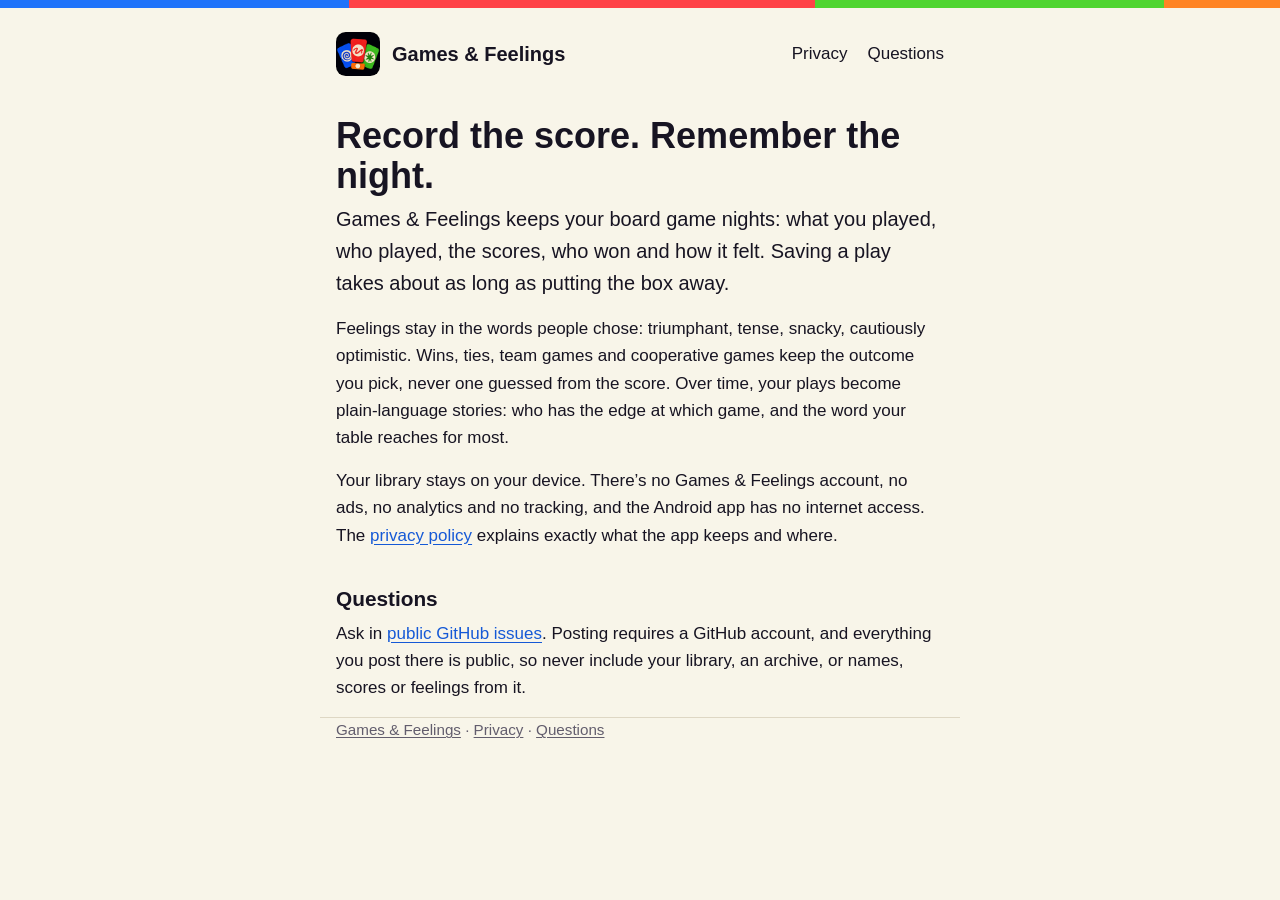
<file: index.html>
<!doctype html>
<html lang="en">
<head>
<meta charset="utf-8">
<meta name="viewport" content="width=device-width, initial-scale=1">
<meta name="color-scheme" content="light dark">
<title>Games &amp; Feelings</title>
<meta name="description" content="Games &amp; Feelings records the score and remembers the night: board game plays, results and the feelings that came with them.">
<link rel="canonical" href="https://danbretl.github.io/games-and-feelings-support/">
<link rel="icon" type="image/png" href="assets/icon.png">
<link rel="stylesheet" href="assets/site.css">
</head>
<body>
<a class="skip-link" href="#main">Skip to content</a>
<div class="bands" aria-hidden="true"><span></span><span></span><span></span><span></span></div>
<header class="site-header wrap"><a class="brand" href="./" aria-current="page"><img src="assets/icon.png" width="44" height="44" alt=""><span>Games &amp; Feelings</span></a><nav aria-label="Main"><a href="privacy/">Privacy</a><a href="https://github.com/danbretl/games-and-feelings-support/issues">Questions</a></nav></header>
<main id="main" class="wrap" tabindex="-1">
<h1>Record the score. Remember the night.</h1>
<p class="lede">Games &amp; Feelings keeps your board game nights: what you played, who played, the scores, who won and how it felt. Saving a play takes about as long as putting the box away.</p>
<p>Feelings stay in the words people chose: triumphant, tense, snacky, cautiously optimistic. Wins, ties, team games and cooperative games keep the outcome you pick, never one guessed from the score. Over time, your plays become plain-language stories: who has the edge at which game, and the word your table reaches for most.</p>
<p>Your library stays on your device. There’s no Games &amp; Feelings account, no ads, no analytics and no tracking, and the Android app has no internet access. The <a href="privacy/">privacy policy</a> explains exactly what the app keeps and where.</p>
<h2 id="questions">Questions</h2>
<p>Ask in <a href="https://github.com/danbretl/games-and-feelings-support/issues">public GitHub issues</a>. Posting requires a GitHub account, and everything you post there is public, so never include your library, an archive, or names, scores or feelings from it.</p>
</main>
<footer class="wrap"><a href="./">Games &amp; Feelings</a> · <a href="privacy/">Privacy</a> · <a href="https://github.com/danbretl/games-and-feelings-support/issues">Questions</a></footer>
</body>
</html>
</file>
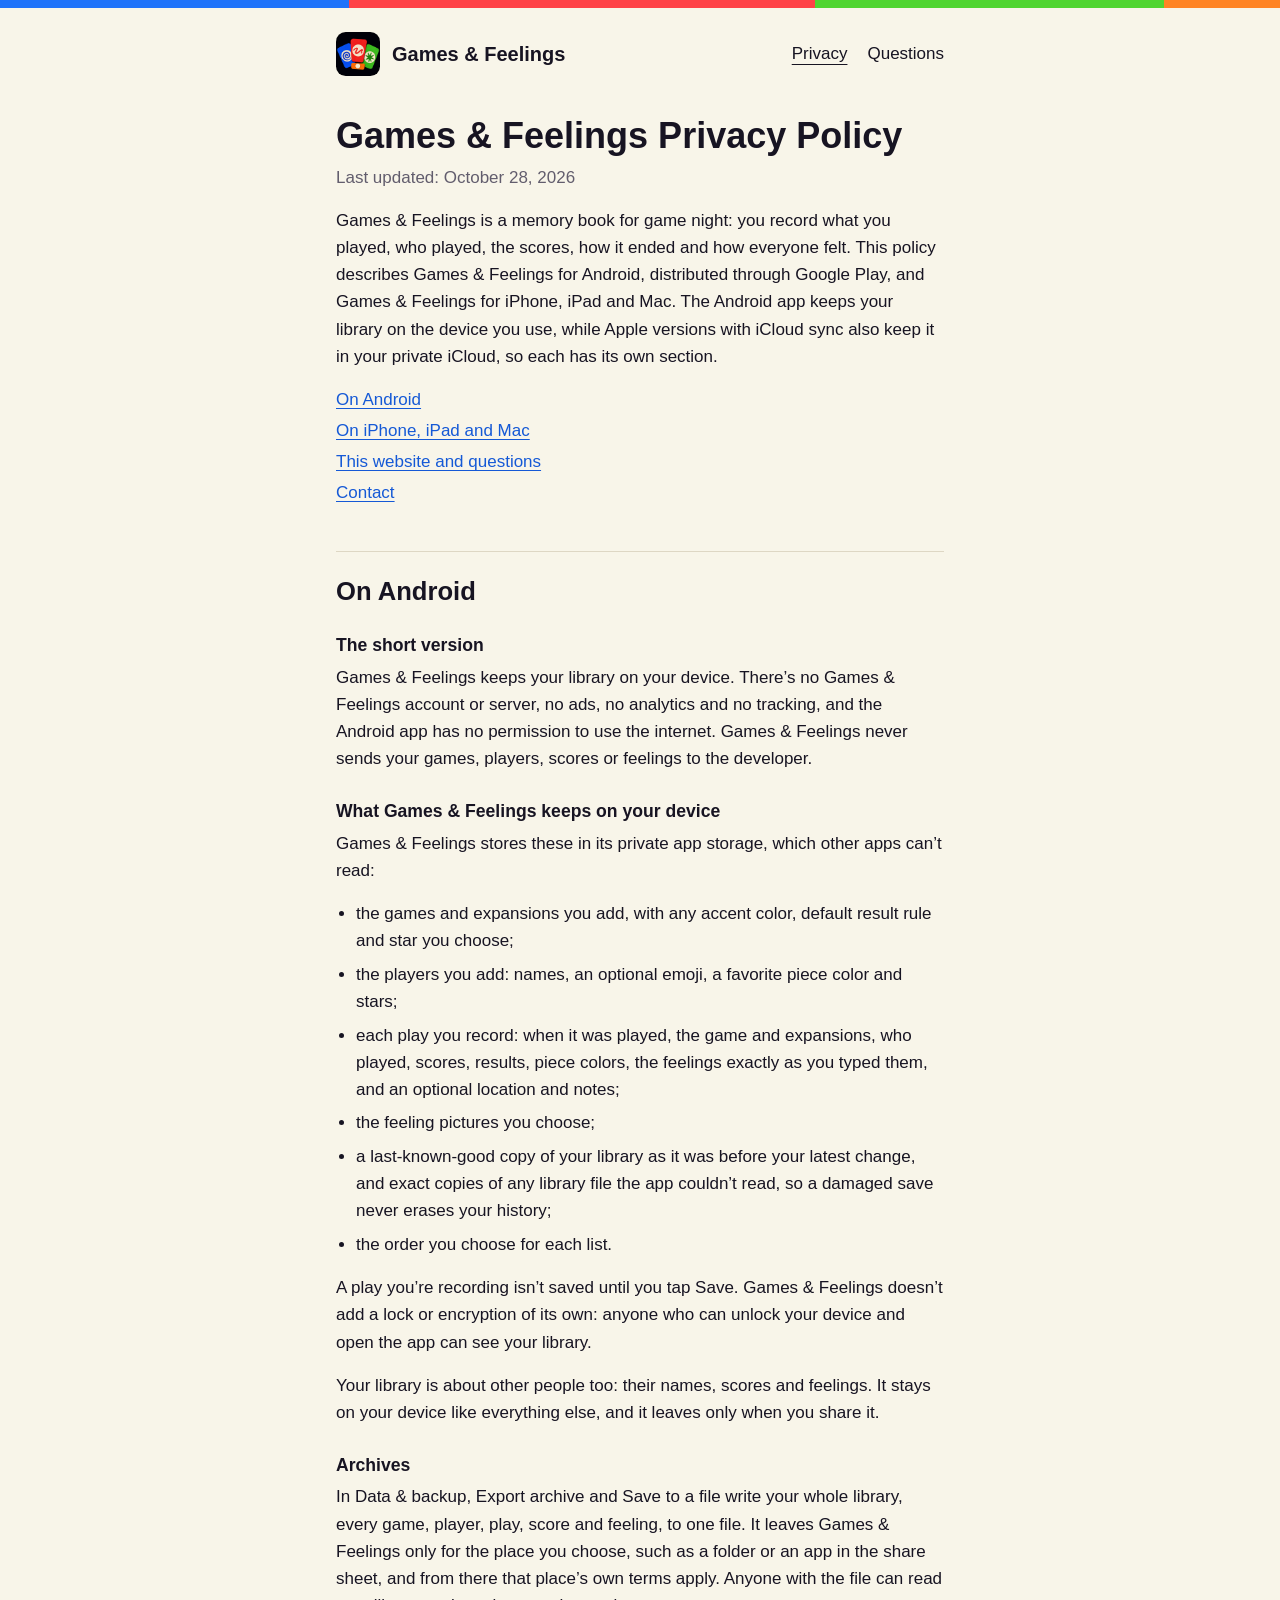
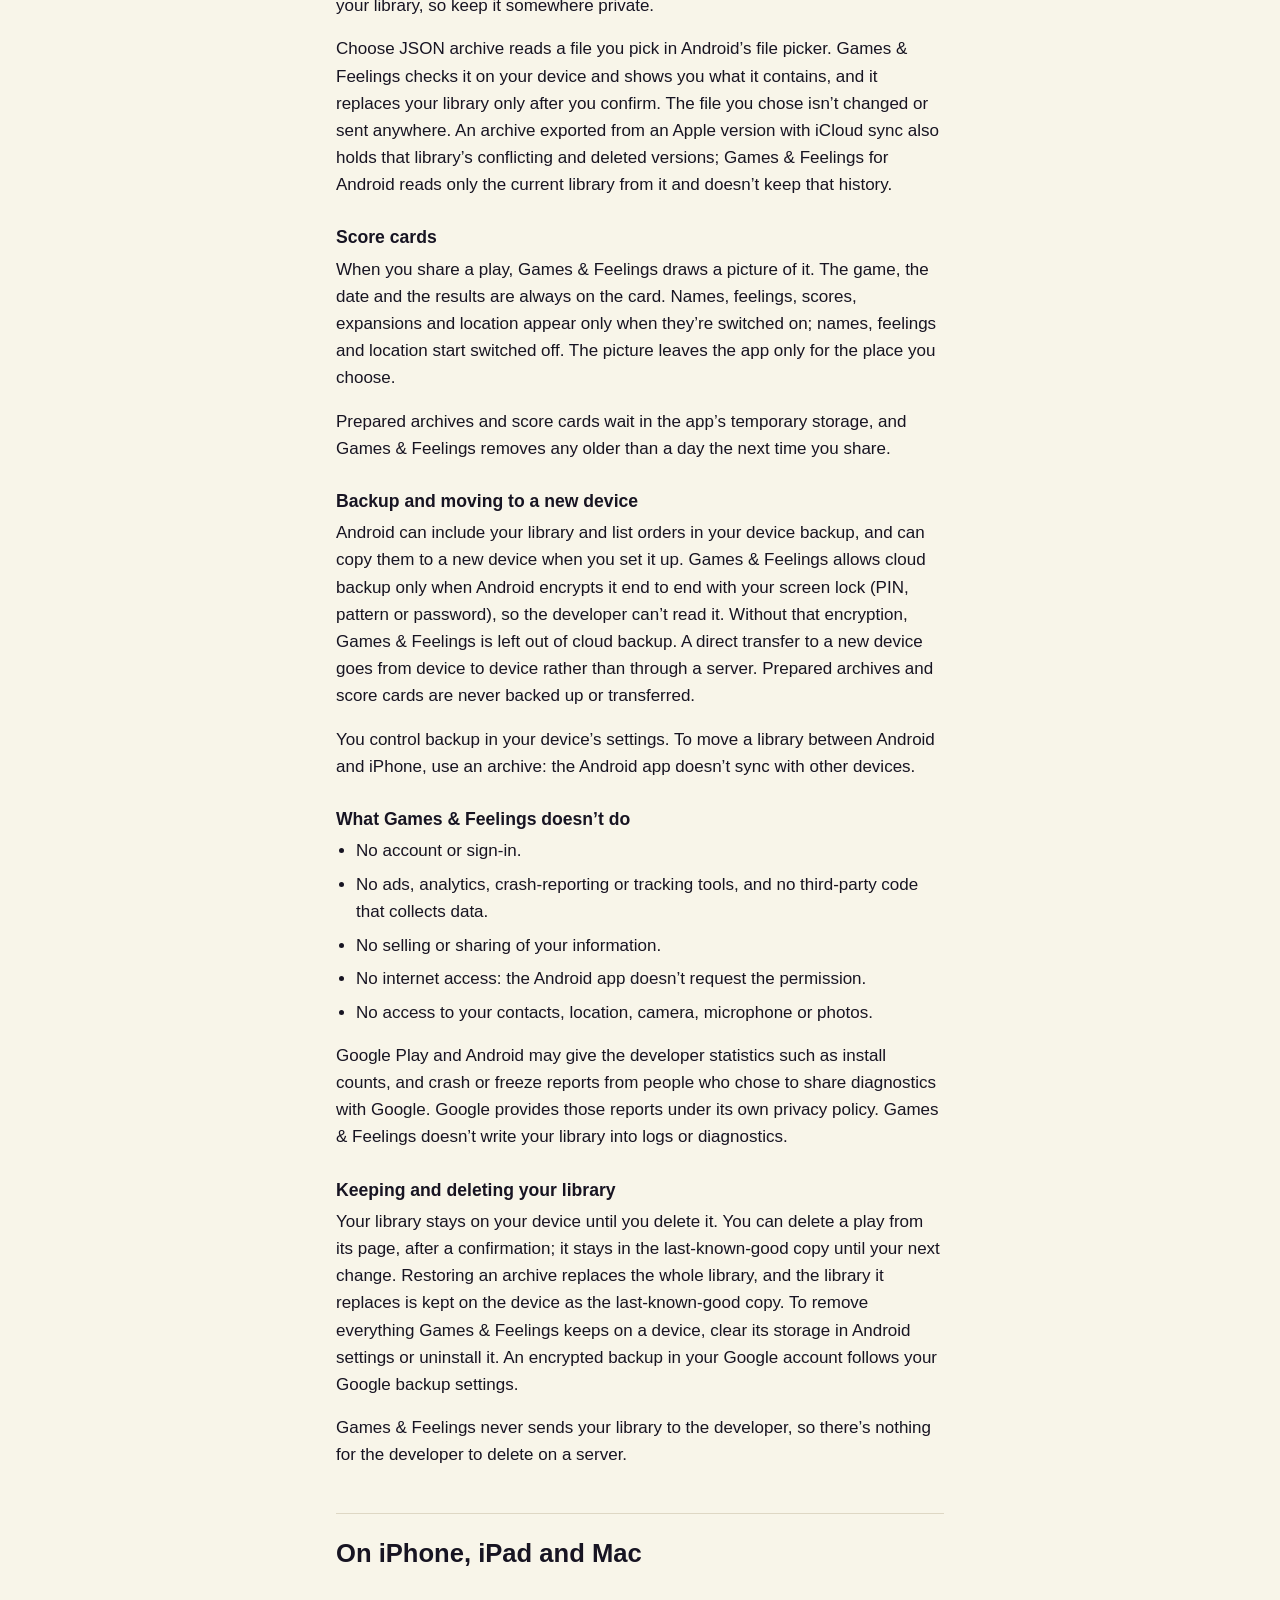
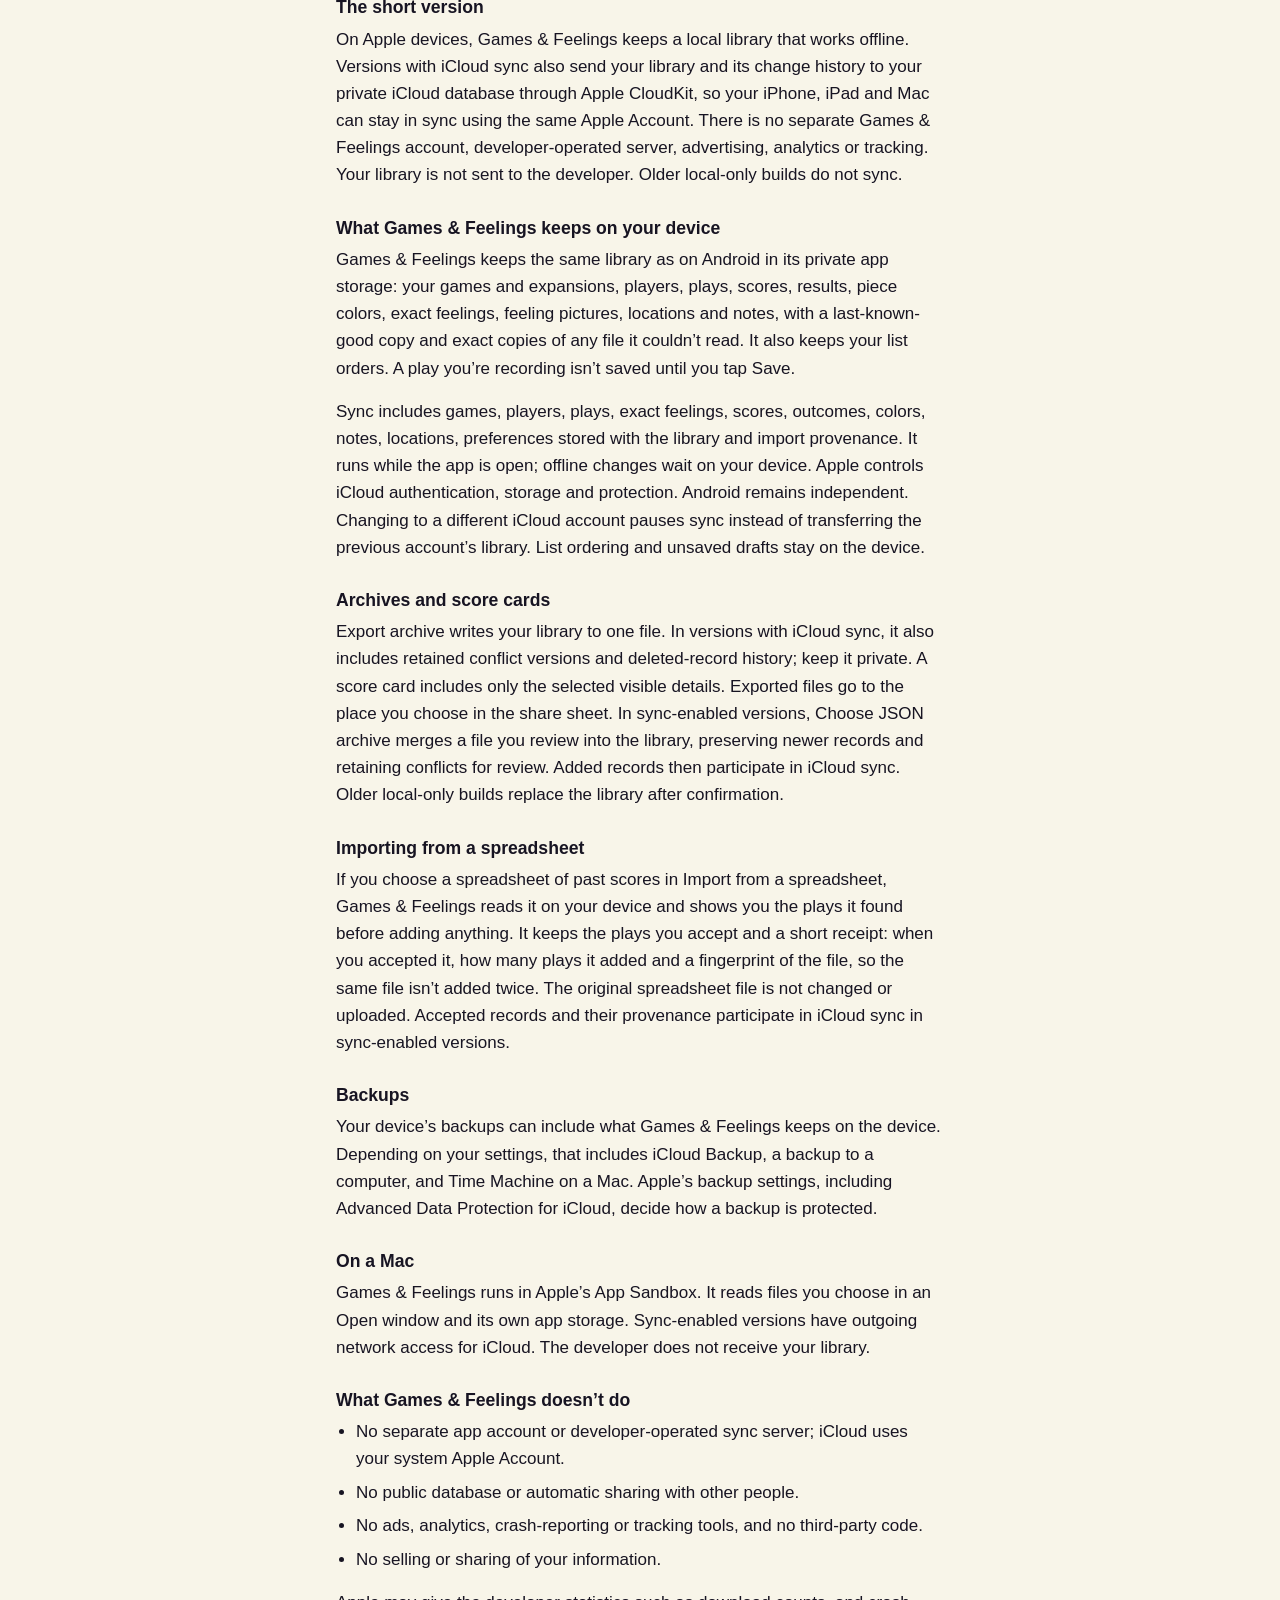
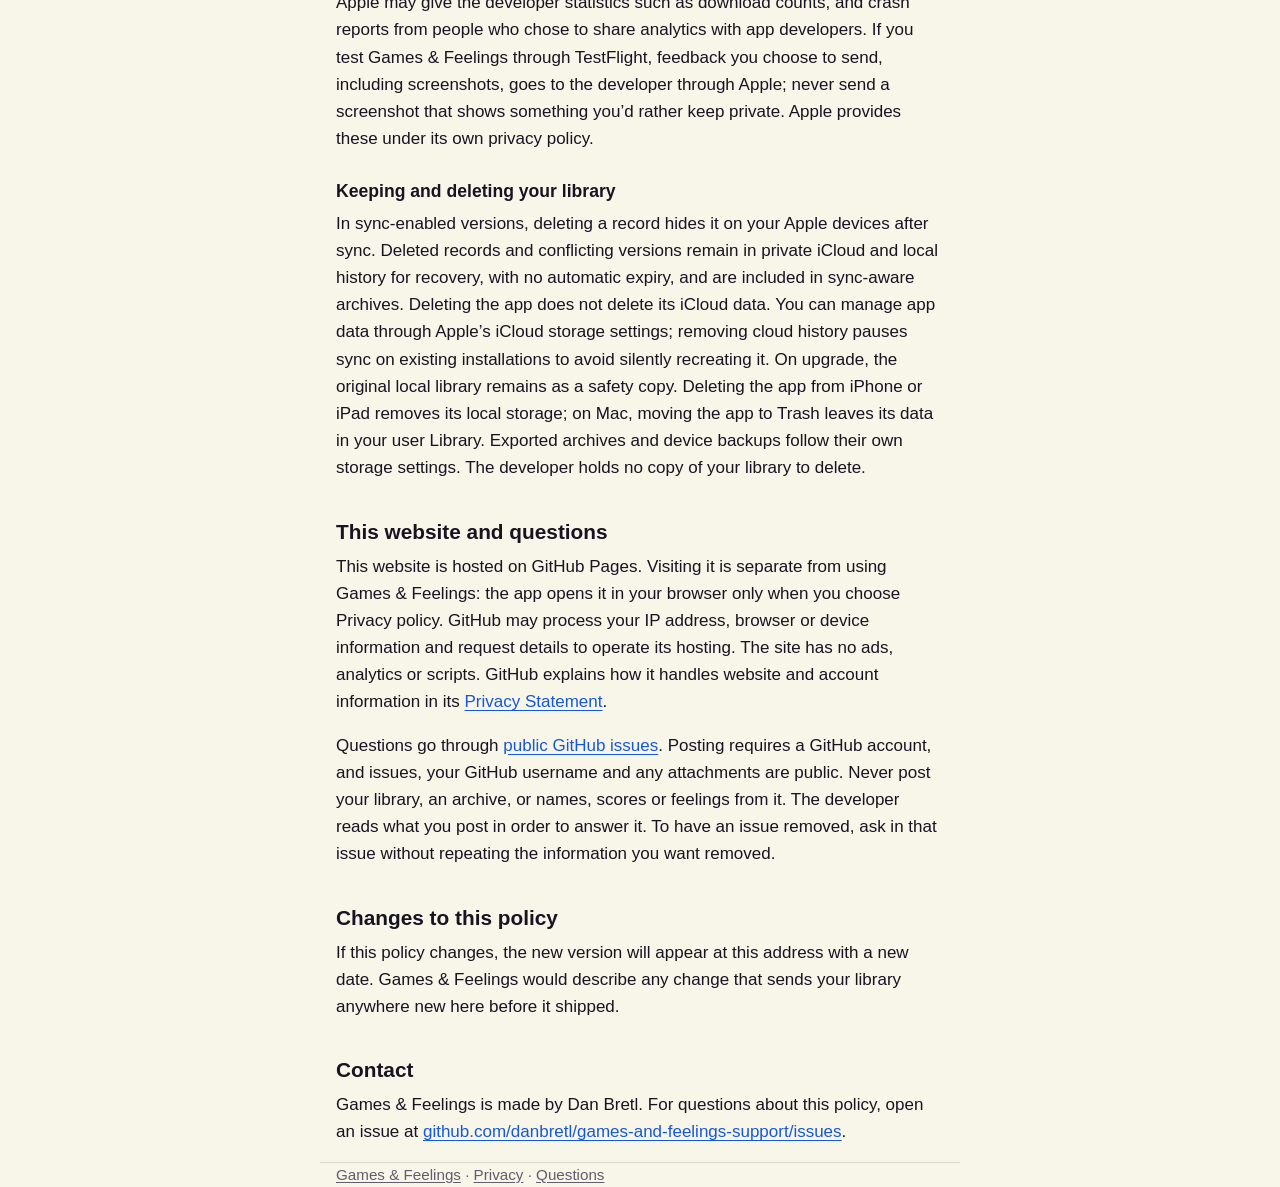
<file: privacy/index.html>
<!doctype html>
<html lang="en">
<head>
<meta charset="utf-8">
<meta name="viewport" content="width=device-width, initial-scale=1">
<meta name="color-scheme" content="light dark">
<title>Privacy Policy · Games &amp; Feelings</title>
<meta name="description" content="Games &amp; Feelings keeps your board game library on your device. No account, no ads, no analytics, and the Android app has no internet access.">
<link rel="canonical" href="https://danbretl.github.io/games-and-feelings-support/privacy/">
<link rel="icon" type="image/png" href="../assets/icon.png">
<link rel="stylesheet" href="../assets/site.css">
</head>
<body>
<a class="skip-link" href="#main">Skip to content</a>
<div class="bands" aria-hidden="true"><span></span><span></span><span></span><span></span></div>
<header class="site-header wrap"><a class="brand" href="../"><img src="../assets/icon.png" width="44" height="44" alt=""><span>Games &amp; Feelings</span></a><nav aria-label="Main"><a href="../privacy/" aria-current="page">Privacy</a><a href="https://github.com/danbretl/games-and-feelings-support/issues">Questions</a></nav></header>
<main id="main" class="wrap" tabindex="-1">
<h1>Games &amp; Feelings Privacy Policy</h1>
<p class="updated">Last updated: October 28, 2026</p>
<p>Games &amp; Feelings is a memory book for game night: you record what you played, who played, the scores, how it ended and how everyone felt. This policy describes Games &amp; Feelings for Android, distributed through Google Play, and Games &amp; Feelings for iPhone, iPad and Mac. The Android app keeps your library on the device you use, while Apple versions with iCloud sync also keep it in your private iCloud, so each has its own section.</p>
<nav class="page-index" aria-label="On this page">
<ul>
<li><a href="#android">On Android</a></li>
<li><a href="#apple">On iPhone, iPad and Mac</a></li>
<li><a href="#this-website-and-questions">This website and questions</a></li>
<li><a href="#contact">Contact</a></li>
</ul>
</nav>

<h2 id="android" class="platform">On Android</h2>

<h3 id="the-short-version">The short version</h3>
<p>Games &amp; Feelings keeps your library on your device. There’s no Games &amp; Feelings account or server, no ads, no analytics and no tracking, and the Android app has no permission to use the internet. Games &amp; Feelings never sends your games, players, scores or feelings to the developer.</p>

<h3 id="what-games-and-feelings-keeps-on-your-device">What Games &amp; Feelings keeps on your device</h3>
<p>Games &amp; Feelings stores these in its private app storage, which other apps can’t read:</p>
<ul>
<li>the games and expansions you add, with any accent color, default result rule and star you choose;</li>
<li>the players you add: names, an optional emoji, a favorite piece color and stars;</li>
<li>each play you record: when it was played, the game and expansions, who played, scores, results, piece colors, the feelings exactly as you typed them, and an optional location and notes;</li>
<li>the feeling pictures you choose;</li>
<li>a last-known-good copy of your library as it was before your latest change, and exact copies of any library file the app couldn’t read, so a damaged save never erases your history;</li>
<li>the order you choose for each list.</li>
</ul>
<p>A play you’re recording isn’t saved until you tap Save. Games &amp; Feelings doesn’t add a lock or encryption of its own: anyone who can unlock your device and open the app can see your library.</p>
<p>Your library is about other people too: their names, scores and feelings. It stays on your device like everything else, and it leaves only when you share it.</p>

<h3 id="archives">Archives</h3>
<p>In Data &amp; backup, Export archive and Save to a file write your whole library, every game, player, play, score and feeling, to one file. It leaves Games &amp; Feelings only for the place you choose, such as a folder or an app in the share sheet, and from there that place’s own terms apply. Anyone with the file can read your library, so keep it somewhere private.</p>
<p>Choose JSON archive reads a file you pick in Android’s file picker. Games &amp; Feelings checks it on your device and shows you what it contains, and it replaces your library only after you confirm. The file you chose isn’t changed or sent anywhere. An archive exported from an Apple version with iCloud sync also holds that library’s conflicting and deleted versions; Games &amp; Feelings for Android reads only the current library from it and doesn’t keep that history.</p>

<h3 id="score-cards">Score cards</h3>
<p>When you share a play, Games &amp; Feelings draws a picture of it. The game, the date and the results are always on the card. Names, feelings, scores, expansions and location appear only when they’re switched on; names, feelings and location start switched off. The picture leaves the app only for the place you choose.</p>
<p>Prepared archives and score cards wait in the app’s temporary storage, and Games &amp; Feelings removes any older than a day the next time you share.</p>

<h3 id="backup-and-moving-to-a-new-device">Backup and moving to a new device</h3>
<p>Android can include your library and list orders in your device backup, and can copy them to a new device when you set it up. Games &amp; Feelings allows cloud backup only when Android encrypts it end to end with your screen lock (PIN, pattern or password), so the developer can’t read it. Without that encryption, Games &amp; Feelings is left out of cloud backup. A direct transfer to a new device goes from device to device rather than through a server. Prepared archives and score cards are never backed up or transferred.</p>
<p>You control backup in your device’s settings. To move a library between Android and iPhone, use an archive: the Android app doesn’t sync with other devices.</p>

<h3 id="what-games-and-feelings-doesnt-do">What Games &amp; Feelings doesn’t do</h3>
<ul>
<li>No account or sign-in.</li>
<li>No ads, analytics, crash-reporting or tracking tools, and no third-party code that collects data.</li>
<li>No selling or sharing of your information.</li>
<li>No internet access: the Android app doesn’t request the permission.</li>
<li>No access to your contacts, location, camera, microphone or photos.</li>
</ul>
<p>Google Play and Android may give the developer statistics such as install counts, and crash or freeze reports from people who chose to share diagnostics with Google. Google provides those reports under its own privacy policy. Games &amp; Feelings doesn’t write your library into logs or diagnostics.</p>

<h3 id="keeping-and-deleting-your-library">Keeping and deleting your library</h3>
<p>Your library stays on your device until you delete it. You can delete a play from its page, after a confirmation; it stays in the last-known-good copy until your next change. Restoring an archive replaces the whole library, and the library it replaces is kept on the device as the last-known-good copy. To remove everything Games &amp; Feelings keeps on a device, clear its storage in Android settings or uninstall it. An encrypted backup in your Google account follows your Google backup settings.</p>
<p>Games &amp; Feelings never sends your library to the developer, so there’s nothing for the developer to delete on a server.</p>

<h2 id="apple" class="platform">On iPhone, iPad and Mac</h2>

<h3 id="apple-the-short-version">The short version</h3>
<p>On Apple devices, Games &amp; Feelings keeps a local library that works offline. Versions with iCloud sync also send your library and its change history to your private iCloud database through Apple CloudKit, so your iPhone, iPad and Mac can stay in sync using the same Apple Account. There is no separate Games &amp; Feelings account, developer-operated server, advertising, analytics or tracking. Your library is not sent to the developer. Older local-only builds do not sync.</p>

<h3 id="apple-what-games-and-feelings-keeps">What Games &amp; Feelings keeps on your device</h3>
<p>Games &amp; Feelings keeps the same library as on Android in its private app storage: your games and expansions, players, plays, scores, results, piece colors, exact feelings, feeling pictures, locations and notes, with a last-known-good copy and exact copies of any file it couldn’t read. It also keeps your list orders. A play you’re recording isn’t saved until you tap Save.</p>
<p>Sync includes games, players, plays, exact feelings, scores, outcomes, colors, notes, locations, preferences stored with the library and import provenance. It runs while the app is open; offline changes wait on your device. Apple controls iCloud authentication, storage and protection. Android remains independent. Changing to a different iCloud account pauses sync instead of transferring the previous account’s library. List ordering and unsaved drafts stay on the device.</p>

<h3 id="apple-archives-and-score-cards">Archives and score cards</h3>
<p>Export archive writes your library to one file. In versions with iCloud sync, it also includes retained conflict versions and deleted-record history; keep it private. A score card includes only the selected visible details. Exported files go to the place you choose in the share sheet. In sync-enabled versions, Choose JSON archive merges a file you review into the library, preserving newer records and retaining conflicts for review. Added records then participate in iCloud sync. Older local-only builds replace the library after confirmation.</p>

<h3 id="apple-importing-from-a-spreadsheet">Importing from a spreadsheet</h3>
<p>If you choose a spreadsheet of past scores in Import from a spreadsheet, Games &amp; Feelings reads it on your device and shows you the plays it found before adding anything. It keeps the plays you accept and a short receipt: when you accepted it, how many plays it added and a fingerprint of the file, so the same file isn’t added twice. The original spreadsheet file is not changed or uploaded. Accepted records and their provenance participate in iCloud sync in sync-enabled versions.</p>

<h3 id="apple-backups">Backups</h3>
<p>Your device’s backups can include what Games &amp; Feelings keeps on the device. Depending on your settings, that includes iCloud Backup, a backup to a computer, and Time Machine on a Mac. Apple’s backup settings, including Advanced Data Protection for iCloud, decide how a backup is protected.</p>

<h3 id="apple-on-a-mac">On a Mac</h3>
<p>Games &amp; Feelings runs in Apple’s App Sandbox. It reads files you choose in an Open window and its own app storage. Sync-enabled versions have outgoing network access for iCloud. The developer does not receive your library.</p>

<h3 id="apple-what-games-and-feelings-doesnt-do">What Games &amp; Feelings doesn’t do</h3>
<ul>
<li>No separate app account or developer-operated sync server; iCloud uses your system Apple Account.</li>
<li>No public database or automatic sharing with other people.</li>
<li>No ads, analytics, crash-reporting or tracking tools, and no third-party code.</li>
<li>No selling or sharing of your information.</li>
</ul>
<p>Apple may give the developer statistics such as download counts, and crash reports from people who chose to share analytics with app developers. If you test Games &amp; Feelings through TestFlight, feedback you choose to send, including screenshots, goes to the developer through Apple; never send a screenshot that shows something you’d rather keep private. Apple provides these under its own privacy policy.</p>

<h3 id="apple-keeping-and-deleting-your-library">Keeping and deleting your library</h3>
<p>In sync-enabled versions, deleting a record hides it on your Apple devices after sync. Deleted records and conflicting versions remain in private iCloud and local history for recovery, with no automatic expiry, and are included in sync-aware archives. Deleting the app does not delete its iCloud data. You can manage app data through Apple’s iCloud storage settings; removing cloud history pauses sync on existing installations to avoid silently recreating it. On upgrade, the original local library remains as a safety copy. Deleting the app from iPhone or iPad removes its local storage; on Mac, moving the app to Trash leaves its data in your user Library. Exported archives and device backups follow their own storage settings. The developer holds no copy of your library to delete.</p>

<h2 id="this-website-and-questions">This website and questions</h2>
<p>This website is hosted on GitHub Pages. Visiting it is separate from using Games &amp; Feelings: the app opens it in your browser only when you choose Privacy policy. GitHub may process your IP address, browser or device information and request details to operate its hosting. The site has no ads, analytics or scripts. GitHub explains how it handles website and account information in its <a href="https://docs.github.com/en/site-policy/privacy-policies/github-general-privacy-statement">Privacy Statement</a>.</p>
<p>Questions go through <a href="https://github.com/danbretl/games-and-feelings-support/issues">public GitHub issues</a>. Posting requires a GitHub account, and issues, your GitHub username and any attachments are public. Never post your library, an archive, or names, scores or feelings from it. The developer reads what you post in order to answer it. To have an issue removed, ask in that issue without repeating the information you want removed.</p>

<h2 id="changes-to-this-policy">Changes to this policy</h2>
<p>If this policy changes, the new version will appear at this address with a new date. Games &amp; Feelings would describe any change that sends your library anywhere new here before it shipped.</p>

<h2 id="contact">Contact</h2>
<p>Games &amp; Feelings is made by Dan Bretl. For questions about this policy, open an issue at <a href="https://github.com/danbretl/games-and-feelings-support/issues">github.com/danbretl/games-and-feelings-support/issues</a>.</p>
</main>
<footer class="wrap"><a href="../">Games &amp; Feelings</a> · <a href="../privacy/" aria-current="page">Privacy</a> · <a href="https://github.com/danbretl/games-and-feelings-support/issues">Questions</a></footer>
</body>
</html>
</file>
<file: assets/site.css>
:root {
  color-scheme: light dark;
  --paper: #f8f5e9;
  --text: #171422;
  --muted: #625d6d;
  --rule: #ded7c4;
  --link: #1559d6;
  --focus: #1f73fa;
  --cobalt: #1f73fa;
  --coral: #ff4247;
  --green: #50d531;
  --orange: #ff8424;
  --measure: 40rem;
}

@media (prefers-color-scheme: dark) {
  :root {
    --paper: #03040f;
    --text: #fbfae8;
    --muted: #9ea6c2;
    --rule: #1c2140;
    --link: #6fa4ff;
    --focus: #6fa4ff;
  }
}

* { box-sizing: border-box; }

html { -webkit-text-size-adjust: 100%; }

body {
  margin: 0;
  background: var(--paper);
  color: var(--text);
  font: 1.0625rem/1.6 -apple-system, BlinkMacSystemFont, "Segoe UI", Roboto, "Helvetica Neue", Arial, sans-serif;
}

.bands {
  display: flex;
  height: 0.5rem;
}
.bands span { flex: 1; }
.bands span:nth-child(1) { background: var(--cobalt); flex: 3; }
.bands span:nth-child(2) { background: var(--coral); flex: 4; }
.bands span:nth-child(3) { background: var(--green); flex: 3; }
.bands span:nth-child(4) { background: var(--orange); flex: 1; }

.wrap {
  max-width: var(--measure);
  margin: 0 auto;
  padding: 0 1rem;
}

.skip-link {
  position: absolute;
  left: -999rem;
}
.skip-link:focus {
  left: 1rem;
  top: 1rem;
  padding: 0.5rem 0.75rem;
  background: var(--paper);
  color: var(--text);
  z-index: 1;
}

.site-header {
  display: flex;
  flex-wrap: wrap;
  align-items: center;
  justify-content: space-between;
  gap: 0.75rem 1.5rem;
  padding-top: 1.5rem;
  padding-bottom: 1.5rem;
}

.brand {
  display: inline-flex;
  align-items: center;
  gap: 0.75rem;
  color: var(--text);
  font-weight: 800;
  font-size: 1.25rem;
  text-decoration: none;
}
.brand img { border-radius: 22%; }

.site-header nav { display: flex; gap: 1.25rem; }
.site-header nav a { color: var(--text); text-decoration: none; }
.site-header nav a[aria-current="page"] { text-decoration: underline; text-underline-offset: 0.3em; }

main { padding-bottom: 3rem; }
main:focus { outline: none; }

h1 {
  font-size: 2.25rem;
  font-weight: 900;
  line-height: 1.1;
  margin: 1rem 0 0.5rem;
}

h2 {
  font-size: 1.3rem;
  font-weight: 800;
  line-height: 1.3;
  margin: 2.25rem 0 0.5rem;
}

h2.platform {
  font-size: 1.6rem;
  line-height: 1.2;
  border-top: 1px solid var(--rule);
  padding-top: 1.5rem;
  margin-top: 2.75rem;
}

h3 {
  font-size: 1.1rem;
  line-height: 1.3;
  margin: 1.75rem 0 0.4rem;
}

.page-index ul { list-style: none; padding-left: 0; }
.page-index li { margin-bottom: 0.25rem; }

p, ul { margin: 0 0 1rem; }
ul { padding-left: 1.25rem; }
li { margin-bottom: 0.4rem; }

a { color: var(--link); text-underline-offset: 0.15em; }
a:focus-visible {
  outline: 3px solid var(--focus);
  outline-offset: 2px;
  border-radius: 2px;
}

.lede { font-size: 1.25rem; }
.updated { color: var(--muted); }

footer {
  border-top: 1px solid var(--rule);
  color: var(--muted);
  font-size: 0.95rem;
  padding-top: 1.25rem;
  padding-bottom: 2rem;
}
footer a { color: var(--muted); }
</file>
